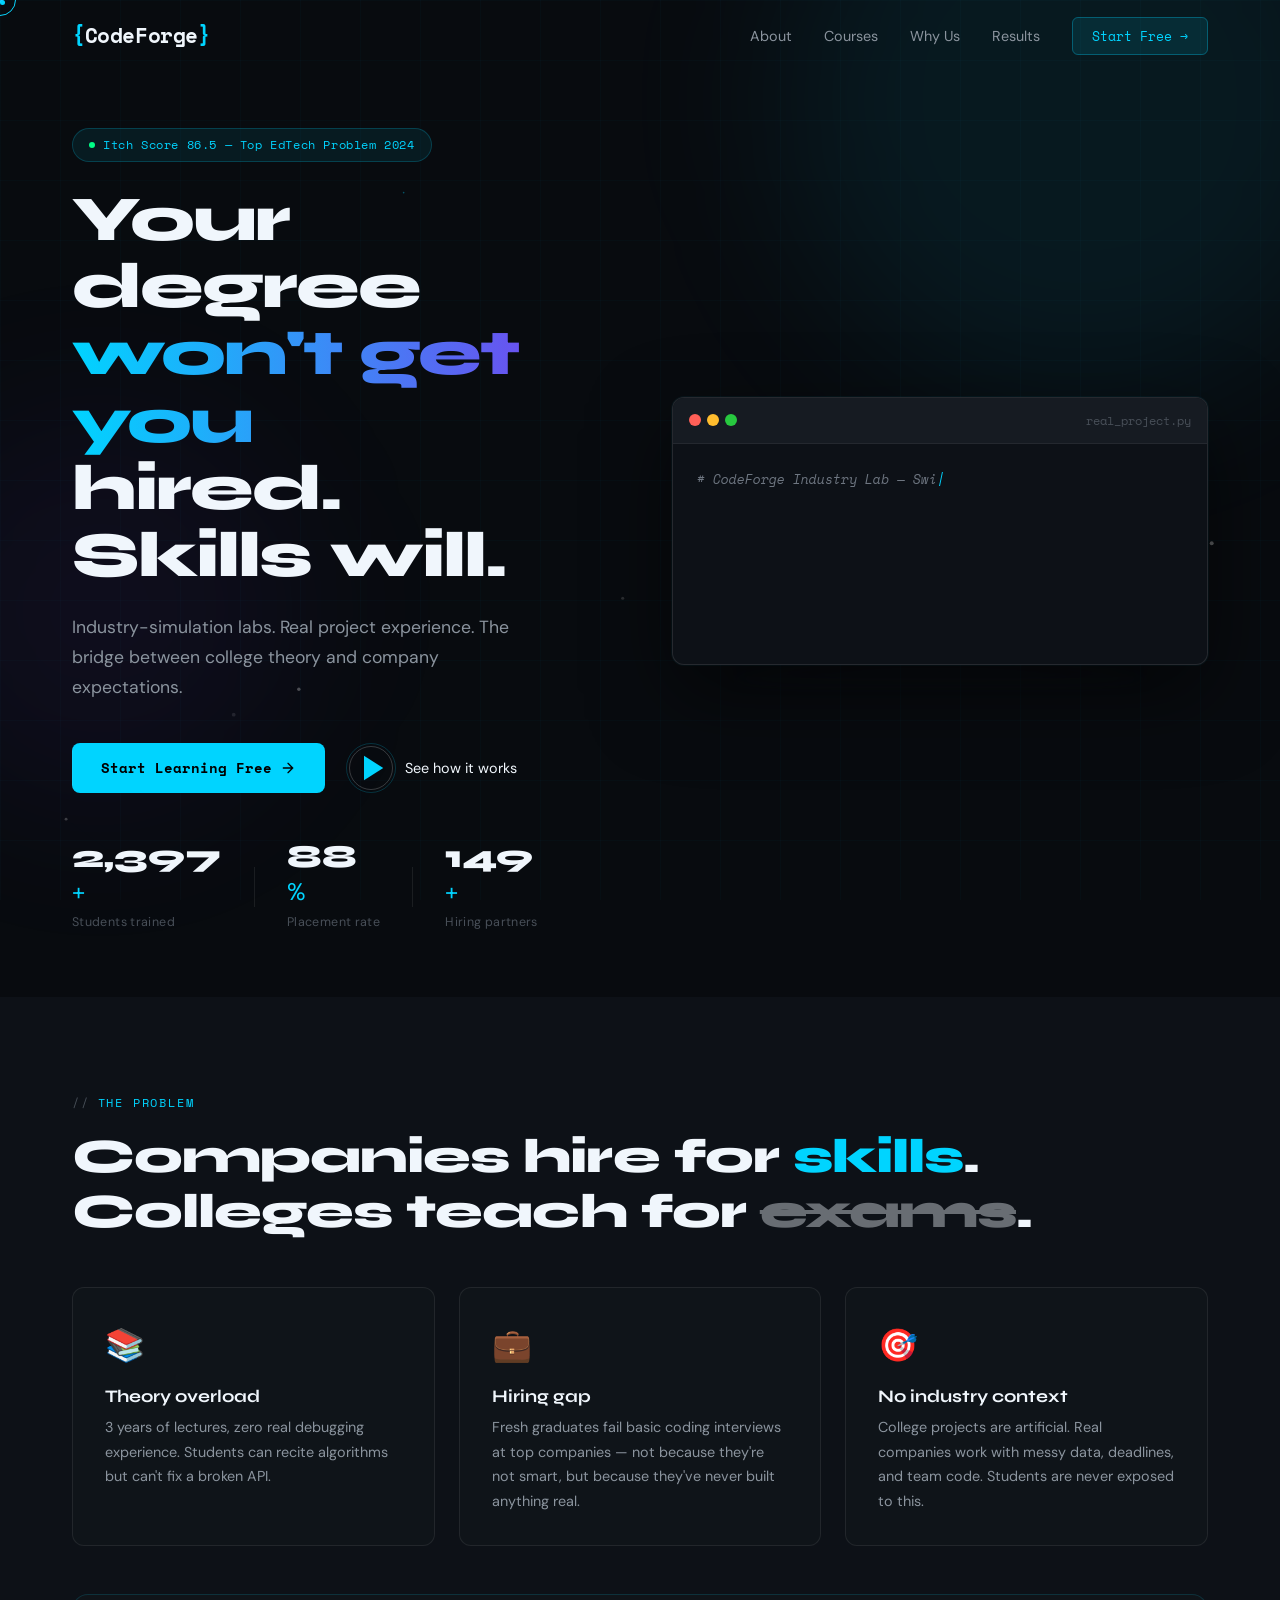
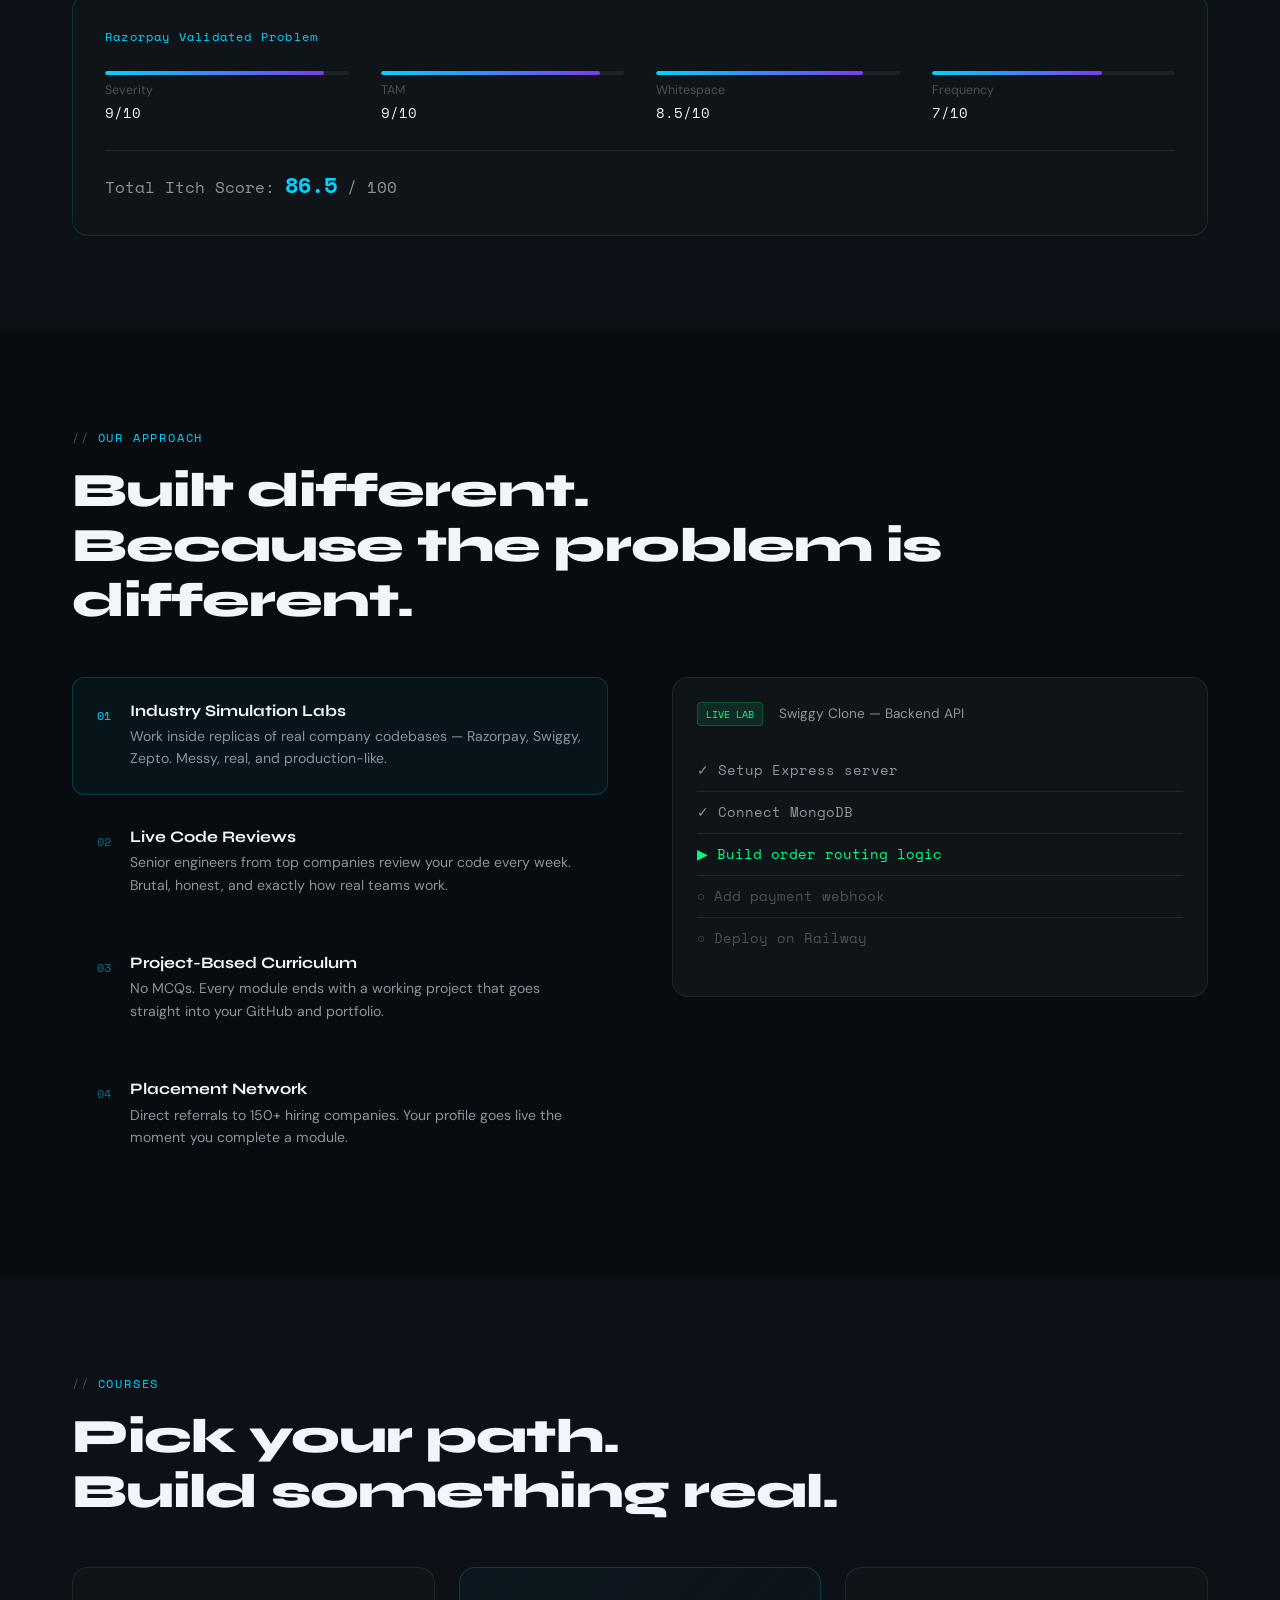
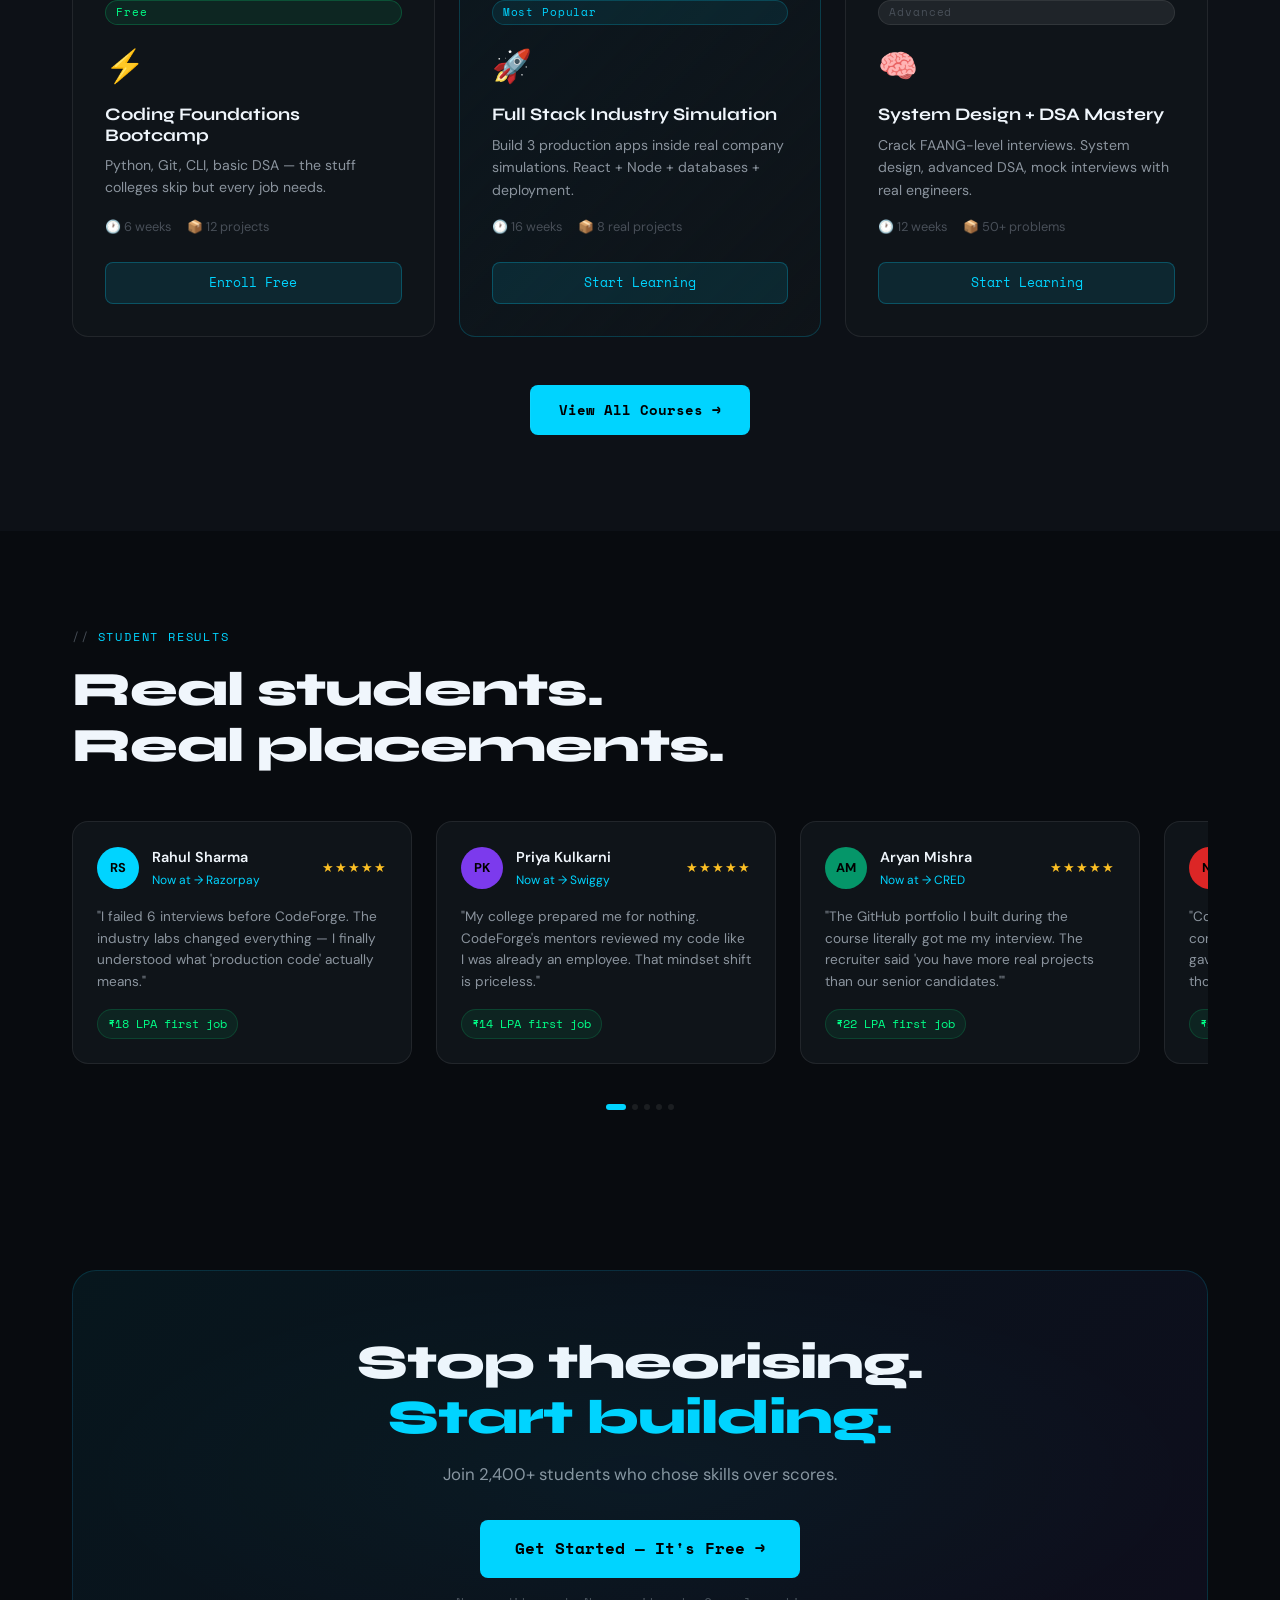
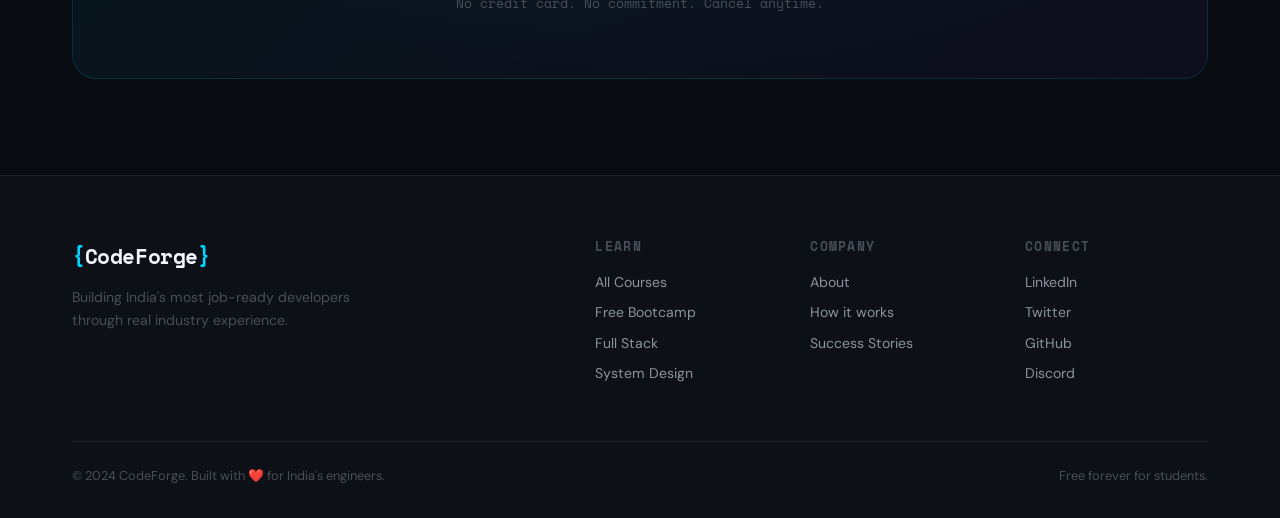
<file: index.html>
<!DOCTYPE html>
<html lang="en">
<head>
  <meta charset="UTF-8" />
  <meta name="viewport" content="width=device-width, initial-scale=1.0"/>
  <title>CodeForge — Real-World Coding Skills</title>
  <link rel="preconnect" href="https://fonts.googleapis.com">
  <link href="https://fonts.googleapis.com/css2?family=Space+Mono:wght@400;700&family=Syne:wght@400;600;700;800&family=DM+Sans:wght@300;400;500&display=swap" rel="stylesheet">
  <link rel="stylesheet" href="codeforge-website/codeforge/css/style.css">
</head>
<body>

<!-- CURSOR -->
<div class="cursor" id="cursor"></div>
<div class="cursor-dot" id="cursorDot"></div>

<!-- NAV -->
<nav id="navbar">
  <div class="nav-inner">
    <a href="index.html" class="logo">
      <span class="logo-bracket">{</span>CodeForge<span class="logo-bracket">}</span>
    </a>
    <ul class="nav-links">
      <li><a href="#about">About</a></li>
      <li><a href="courses.html">Courses</a></li>
      <li><a href="#features">Why Us</a></li>
      <li><a href="#testimonials">Results</a></li>
      <li><a href="courses.html" class="nav-cta">Start Free →</a></li>
    </ul>
    <button class="hamburger" id="hamburger">
      <span></span><span></span><span></span>
    </button>
  </div>
</nav>

<!-- MOBILE MENU -->
<div class="mobile-menu" id="mobileMenu">
  <a href="#about">About</a>
  <a href="courses.html">Courses</a>
  <a href="#features">Why Us</a>
  <a href="#testimonials">Results</a>
  <a href="courses.html" class="mobile-cta">Start Free</a>
</div>

<!-- HERO -->
<section class="hero" id="home">
  <div class="hero-bg">
    <div class="grid-overlay"></div>
    <div class="glow glow-1"></div>
    <div class="glow glow-2"></div>
    <canvas id="particleCanvas"></canvas>
  </div>

  <div class="hero-content">
    <div class="hero-badge reveal">
      <span class="badge-dot"></span>
      Itch Score 86.5 — Top EdTech Problem 2024
    </div>

    <h1 class="hero-title reveal">
      <span class="line">Your degree</span>
      <span class="line accent-line">won't get you</span>
      <span class="line">hired. <span class="glitch" data-text="Skills will.">Skills will.</span></span>
    </h1>

    <p class="hero-sub reveal">
      Industry-simulation labs. Real project experience. 
      The bridge between college theory and company expectations.
    </p>

    <div class="hero-actions reveal">
      <a href="courses.html" class="btn-primary">
        <span>Start Learning Free</span>
        <svg viewBox="0 0 24 24" fill="none"><path d="M5 12h14M12 5l7 7-7 7" stroke="currentColor" stroke-width="2" stroke-linecap="round"/></svg>
      </a>
      <button class="btn-video" id="playVideo">
        <div class="play-ring">
          <svg viewBox="0 0 24 24" fill="currentColor"><path d="M8 5v14l11-7z"/></svg>
        </div>
        <span>See how it works</span>
      </button>
    </div>

    <div class="hero-stats reveal">
      <div class="stat"><span class="stat-num" data-target="2400">0</span><span class="stat-suffix">+</span><span class="stat-label">Students trained</span></div>
      <div class="stat-divider"></div>
      <div class="stat"><span class="stat-num" data-target="89">0</span><span class="stat-suffix">%</span><span class="stat-label">Placement rate</span></div>
      <div class="stat-divider"></div>
      <div class="stat"><span class="stat-num" data-target="150">0</span><span class="stat-suffix">+</span><span class="stat-label">Hiring partners</span></div>
    </div>
  </div>

  <div class="hero-visual reveal">
    <div class="code-window">
      <div class="window-bar">
        <span class="dot red"></span>
        <span class="dot yellow"></span>
        <span class="dot green"></span>
        <span class="window-title">real_project.py</span>
      </div>
      <div class="code-body" id="codeTyper"></div>
    </div>
    <div class="window-reflection"></div>
  </div>
</section>

<!-- VIDEO MODAL -->
<div class="video-modal" id="videoModal">
  <div class="modal-overlay" id="modalOverlay"></div>
  <div class="modal-content">
    <button class="modal-close" id="modalClose">✕</button>
    <div class="video-container">
      <iframe
        src="https://www.youtube.com/embed/dQw4w9WgXcQ?autoplay=0&rel=0"
        id="videoFrame"
        frameborder="0"
        allow="accelerometer; autoplay; clipboard-write; encrypted-media; gyroscope; picture-in-picture"
        allowfullscreen>
      </iframe>
    </div>
  </div>
</div>

<!-- PROBLEM SECTION -->
<section class="problem-section" id="about">
  <div class="container">
    <div class="section-label reveal">The Problem</div>
    <h2 class="section-title reveal">
      Companies hire for <span class="accent">skills</span>.<br>
      Colleges teach for <span class="strike">exams</span>.
    </h2>

    <div class="problem-grid">
      <div class="problem-card reveal" data-delay="0">
        <div class="card-icon">📚</div>
        <h3>Theory overload</h3>
        <p>3 years of lectures, zero real debugging experience. Students can recite algorithms but can't fix a broken API.</p>
      </div>
      <div class="problem-card reveal" data-delay="100">
        <div class="card-icon">💼</div>
        <h3>Hiring gap</h3>
        <p>Fresh graduates fail basic coding interviews at top companies — not because they're not smart, but because they've never built anything real.</p>
      </div>
      <div class="problem-card reveal" data-delay="200">
        <div class="card-icon">🎯</div>
        <h3>No industry context</h3>
        <p>College projects are artificial. Real companies work with messy data, deadlines, and team code. Students are never exposed to this.</p>
      </div>
    </div>

    <div class="itch-score-card reveal">
      <div class="itch-label">Razorpay Validated Problem</div>
      <div class="scores-row">
        <div class="score-item">
          <div class="score-bar"><div class="bar-fill" data-width="90"></div></div>
          <span class="score-name">Severity</span>
          <span class="score-val">9/10</span>
        </div>
        <div class="score-item">
          <div class="score-bar"><div class="bar-fill" data-width="90"></div></div>
          <span class="score-name">TAM</span>
          <span class="score-val">9/10</span>
        </div>
        <div class="score-item">
          <div class="score-bar"><div class="bar-fill" data-width="85"></div></div>
          <span class="score-name">Whitespace</span>
          <span class="score-val">8.5/10</span>
        </div>
        <div class="score-item">
          <div class="score-bar"><div class="bar-fill" data-width="70"></div></div>
          <span class="score-name">Frequency</span>
          <span class="score-val">7/10</span>
        </div>
      </div>
      <div class="itch-total">Total Itch Score: <strong>86.5</strong> / 100</div>
    </div>
  </div>
</section>

<!-- FEATURES -->
<section class="features-section" id="features">
  <div class="container">
    <div class="section-label reveal">Our Approach</div>
    <h2 class="section-title reveal">Built different.<br>Because the problem is different.</h2>

    <div class="features-layout">
      <div class="features-list">
        <div class="feature-item reveal active" data-feature="0">
          <div class="feature-num">01</div>
          <div class="feature-text">
            <h3>Industry Simulation Labs</h3>
            <p>Work inside replicas of real company codebases — Razorpay, Swiggy, Zepto. Messy, real, and production-like.</p>
          </div>
        </div>
        <div class="feature-item reveal" data-feature="1">
          <div class="feature-num">02</div>
          <div class="feature-text">
            <h3>Live Code Reviews</h3>
            <p>Senior engineers from top companies review your code every week. Brutal, honest, and exactly how real teams work.</p>
          </div>
        </div>
        <div class="feature-item reveal" data-feature="2">
          <div class="feature-num">03</div>
          <div class="feature-text">
            <h3>Project-Based Curriculum</h3>
            <p>No MCQs. Every module ends with a working project that goes straight into your GitHub and portfolio.</p>
          </div>
        </div>
        <div class="feature-item reveal" data-feature="3">
          <div class="feature-num">04</div>
          <div class="feature-text">
            <h3>Placement Network</h3>
            <p>Direct referrals to 150+ hiring companies. Your profile goes live the moment you complete a module.</p>
          </div>
        </div>
      </div>
      <div class="feature-visual">
        <div class="feature-screens">
          <div class="fscreen active" id="fscreen-0">
            <div class="fscreen-inner lab">
              <div class="lab-header">
                <span class="lab-tag">LIVE LAB</span>
                <span class="lab-company">Swiggy Clone — Backend API</span>
              </div>
              <div class="lab-tasks">
                <div class="task done">✓ Setup Express server</div>
                <div class="task done">✓ Connect MongoDB</div>
                <div class="task active-task">▶ Build order routing logic</div>
                <div class="task">○ Add payment webhook</div>
                <div class="task">○ Deploy on Railway</div>
              </div>
            </div>
          </div>
          <div class="fscreen" id="fscreen-1">
            <div class="fscreen-inner review">
              <div class="review-header">Code Review — Week 3</div>
              <div class="review-comment">
                <div class="reviewer">Arjun S. (ex-Zepto)</div>
                <p>"Good structure but your SQL query here will break at 10k rows. Add an index on user_id. See line 47."</p>
                <div class="review-line">Line 47: <code>WHERE user_id = ?</code> — missing index</div>
              </div>
            </div>
          </div>
          <div class="fscreen" id="fscreen-2">
            <div class="fscreen-inner project">
              <div class="project-title">Your Portfolio</div>
              <div class="project-cards">
                <div class="proj-card"><span>🛒</span> E-commerce API</div>
                <div class="proj-card"><span>📊</span> Analytics Dashboard</div>
                <div class="proj-card"><span>🔐</span> Auth System</div>
              </div>
              <div class="github-badge">⬡ Pushed to GitHub</div>
            </div>
          </div>
          <div class="fscreen" id="fscreen-3">
            <div class="fscreen-inner placement">
              <div class="placement-title">Your Profile is Live 🚀</div>
              <div class="company-list">
                <div class="co">Razorpay</div>
                <div class="co">Swiggy</div>
                <div class="co">Meesho</div>
                <div class="co">CRED</div>
                <div class="co">Juspay</div>
                <div class="co">+145 more</div>
              </div>
            </div>
          </div>
        </div>
      </div>
    </div>
  </div>
</section>

<!-- COURSES PREVIEW -->
<section class="courses-preview" id="courses-preview">
  <div class="container">
    <div class="section-label reveal">Courses</div>
    <h2 class="section-title reveal">Pick your path.<br>Build something real.</h2>

    <div class="courses-grid">
      <div class="course-card reveal" data-delay="0">
        <div class="course-badge free">Free</div>
        <div class="course-icon">⚡</div>
        <h3>Coding Foundations Bootcamp</h3>
        <p>Python, Git, CLI, basic DSA — the stuff colleges skip but every job needs.</p>
        <div class="course-meta">
          <span>🕐 6 weeks</span>
          <span>📦 12 projects</span>
        </div>
        <a href="courses.html#foundations" class="course-btn">Enroll Free</a>
      </div>
      <div class="course-card reveal featured-course" data-delay="100">
        <div class="course-badge popular">Most Popular</div>
        <div class="course-icon">🚀</div>
        <h3>Full Stack Industry Simulation</h3>
        <p>Build 3 production apps inside real company simulations. React + Node + databases + deployment.</p>
        <div class="course-meta">
          <span>🕐 16 weeks</span>
          <span>📦 8 real projects</span>
        </div>
        <a href="courses.html#fullstack" class="course-btn">Start Learning</a>
      </div>
      <div class="course-card reveal" data-delay="200">
        <div class="course-badge">Advanced</div>
        <div class="course-icon">🧠</div>
        <h3>System Design + DSA Mastery</h3>
        <p>Crack FAANG-level interviews. System design, advanced DSA, mock interviews with real engineers.</p>
        <div class="course-meta">
          <span>🕐 12 weeks</span>
          <span>📦 50+ problems</span>
        </div>
        <a href="courses.html#sysdesign" class="course-btn">Start Learning</a>
      </div>
    </div>

    <div class="courses-cta reveal">
      <a href="courses.html" class="btn-primary">View All Courses →</a>
    </div>
  </div>
</section>

<!-- TESTIMONIALS -->
<section class="testimonials-section" id="testimonials">
  <div class="container">
    <div class="section-label reveal">Student Results</div>
    <h2 class="section-title reveal">Real students.<br>Real placements.</h2>

    <div class="testimonials-track">
      <div class="testimonials-inner" id="testimonialsInner">
        <div class="tcard">
          <div class="tcard-top">
            <div class="tavatar">RS</div>
            <div>
              <div class="tname">Rahul Sharma</div>
              <div class="tcompany">Now at → Razorpay</div>
            </div>
            <div class="tstars">★★★★★</div>
          </div>
          <p>"I failed 6 interviews before CodeForge. The industry labs changed everything — I finally understood what 'production code' actually means."</p>
          <div class="tsalary">₹18 LPA first job</div>
        </div>
        <div class="tcard">
          <div class="tcard-top">
            <div class="tavatar" style="background:#7c3aed">PK</div>
            <div>
              <div class="tname">Priya Kulkarni</div>
              <div class="tcompany">Now at → Swiggy</div>
            </div>
            <div class="tstars">★★★★★</div>
          </div>
          <p>"My college prepared me for nothing. CodeForge's mentors reviewed my code like I was already an employee. That mindset shift is priceless."</p>
          <div class="tsalary">₹14 LPA first job</div>
        </div>
        <div class="tcard">
          <div class="tcard-top">
            <div class="tavatar" style="background:#059669">AM</div>
            <div>
              <div class="tname">Aryan Mishra</div>
              <div class="tcompany">Now at → CRED</div>
            </div>
            <div class="tstars">★★★★★</div>
          </div>
          <p>"The GitHub portfolio I built during the course literally got me my interview. The recruiter said 'you have more real projects than our senior candidates.'"</p>
          <div class="tsalary">₹22 LPA first job</div>
        </div>
        <div class="tcard">
          <div class="tcard-top">
            <div class="tavatar" style="background:#dc2626">NP</div>
            <div>
              <div class="tname">Neha Patil</div>
              <div class="tcompany">Now at → Meesho</div>
            </div>
            <div class="tstars">★★★★★</div>
          </div>
          <p>"Coming from a tier-3 college, I had zero confidence. CodeForge's placement network gave me access to companies I never thought possible."</p>
          <div class="tsalary">₹12 LPA first job</div>
        </div>
        <div class="tcard">
          <div class="tcard-top">
            <div class="tavatar" style="background:#d97706">VR</div>
            <div>
              <div class="tname">Vikram Rao</div>
              <div class="tcompany">Now at → Juspay</div>
            </div>
            <div class="tstars">★★★★★</div>
          </div>
          <p>"The code review sessions are brutal but that's why they work. No bootcamp tells you the truth like CodeForge mentors do."</p>
          <div class="tsalary">₹16 LPA first job</div>
        </div>
      </div>
    </div>
    <div class="testimonial-dots" id="testimonialDots"></div>
  </div>
</section>

<!-- CTA SECTION -->
<section class="cta-section">
  <div class="container">
    <div class="cta-card reveal">
      <div class="cta-glow"></div>
      <h2>Stop theorising.<br><span class="accent">Start building.</span></h2>
      <p>Join 2,400+ students who chose skills over scores.</p>
      <a href="courses.html" class="btn-primary btn-large">Get Started — It's Free →</a>
      <div class="cta-small">No credit card. No commitment. Cancel anytime.</div>
    </div>
  </div>
</section>

<!-- FOOTER -->
<footer>
  <div class="container">
    <div class="footer-top">
      <div class="footer-brand">
        <div class="logo"><span class="logo-bracket">{</span>CodeForge<span class="logo-bracket">}</span></div>
        <p>Building India's most job-ready developers through real industry experience.</p>
      </div>
      <div class="footer-links">
        <div class="footer-col">
          <h4>Learn</h4>
          <a href="courses.html">All Courses</a>
          <a href="courses.html#foundations">Free Bootcamp</a>
          <a href="courses.html#fullstack">Full Stack</a>
          <a href="courses.html#sysdesign">System Design</a>
        </div>
        <div class="footer-col">
          <h4>Company</h4>
          <a href="#about">About</a>
          <a href="#features">How it works</a>
          <a href="#testimonials">Success Stories</a>
        </div>
        <div class="footer-col">
          <h4>Connect</h4>
          <a href="#">LinkedIn</a>
          <a href="#">Twitter</a>
          <a href="#">GitHub</a>
          <a href="#">Discord</a>
        </div>
      </div>
    </div>
    <div class="footer-bottom">
      <span>© 2024 CodeForge. Built with ❤️ for India's engineers.</span>
      <span>Free forever for students.</span>
    </div>
  </div>
</footer>

<script src="codeforge-website/codeforge/js/main.js"></script>
</body>
</html>
</file>
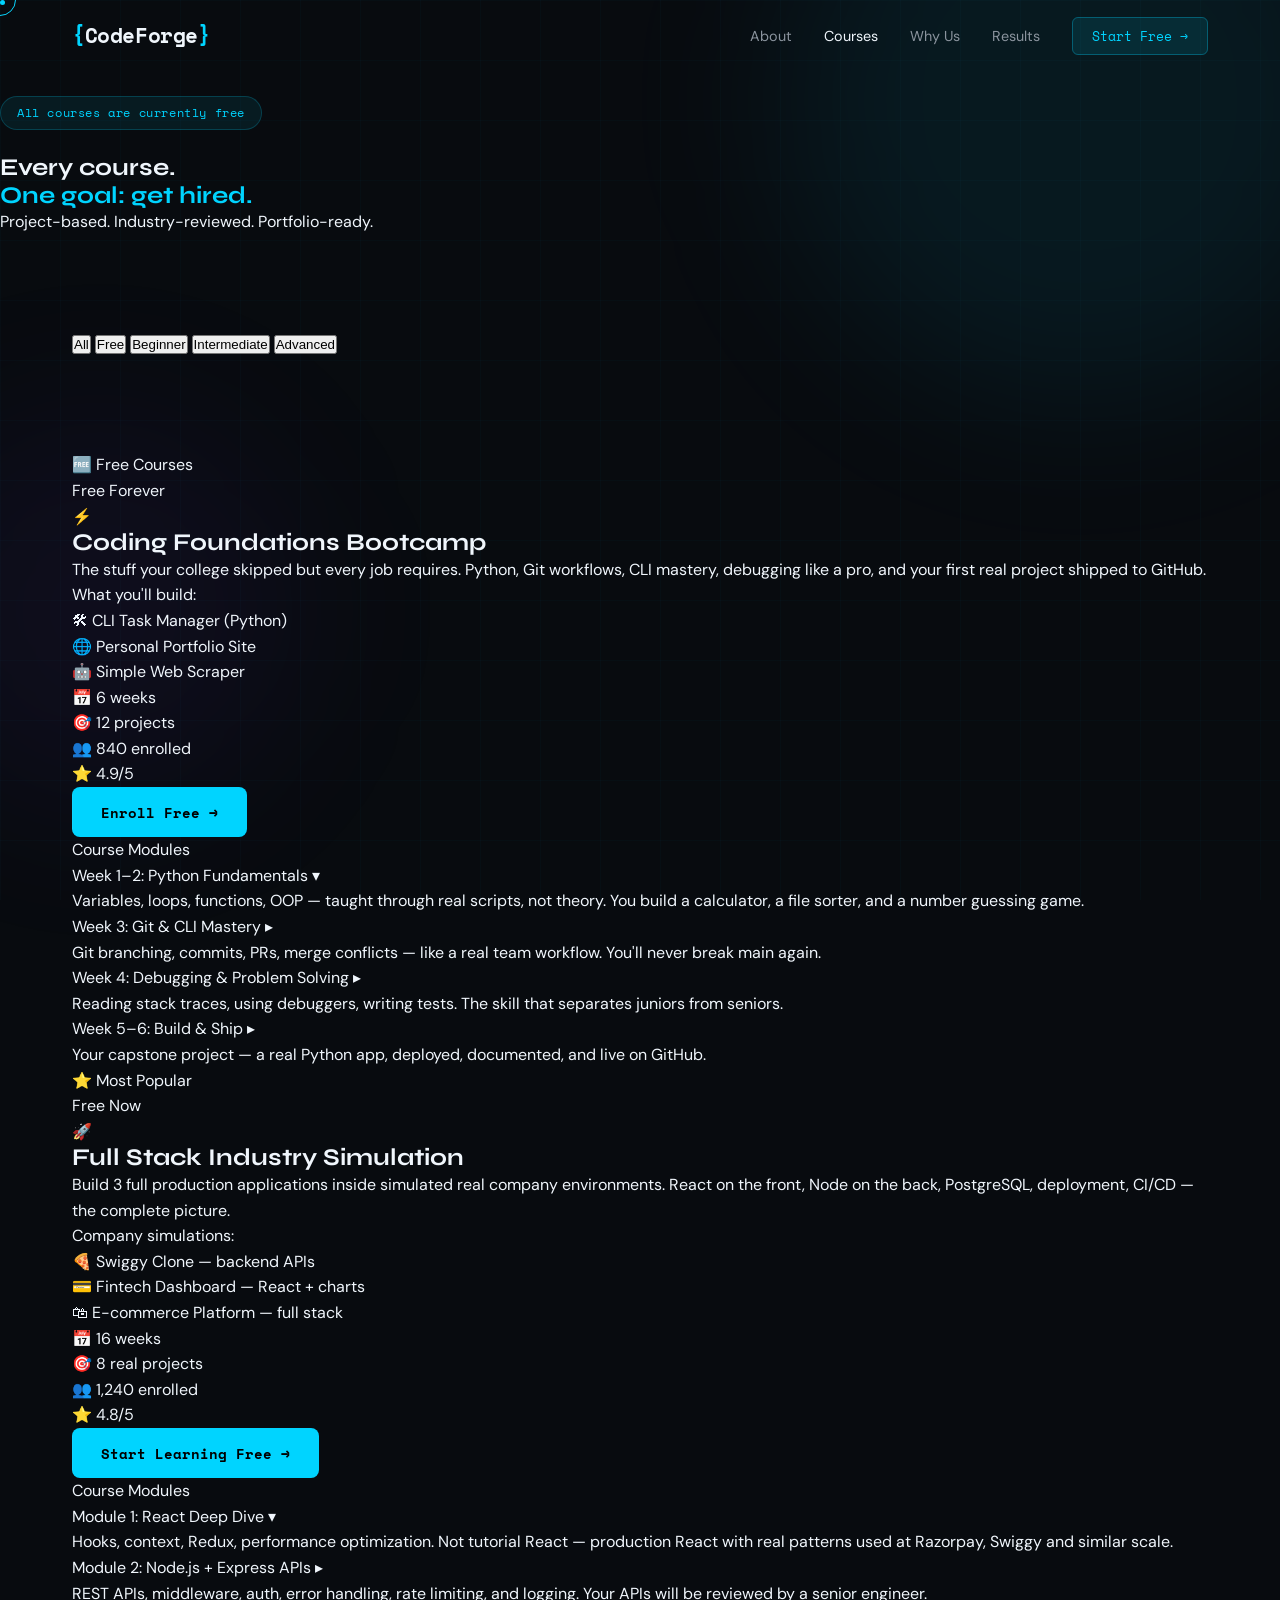
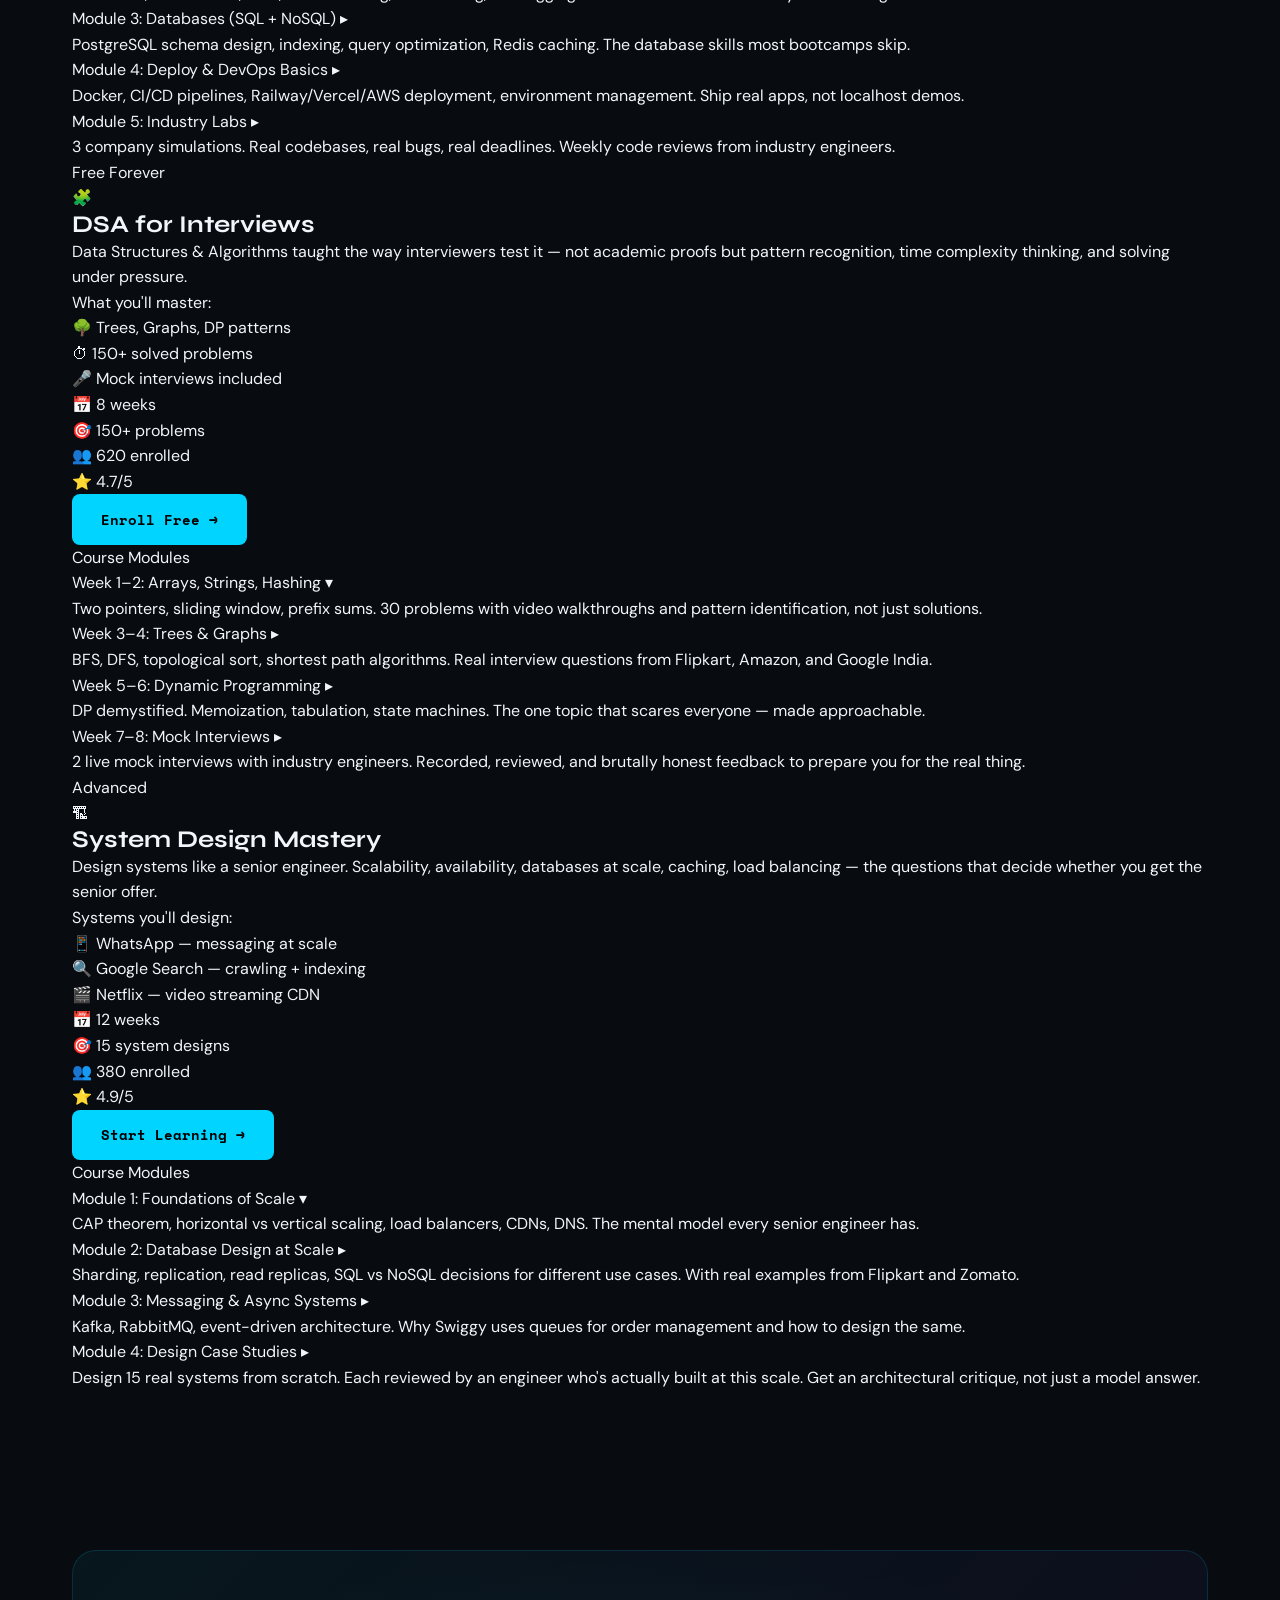
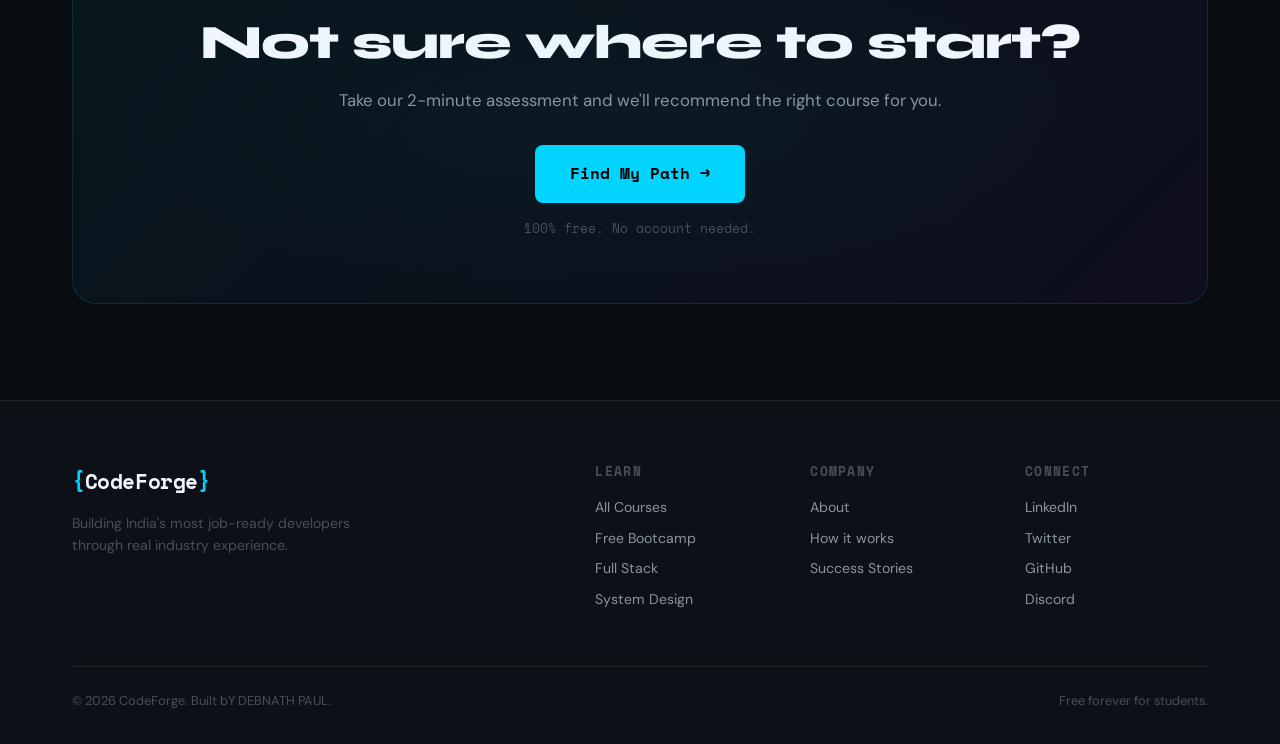
<file: courses.html>
<!DOCTYPE html>
<html lang="en">
<head>
  <meta charset="UTF-8" />
  <meta name="viewport" content="width=device-width, initial-scale=1.0"/>
  <title>Courses — CodeForge</title>
  <link rel="preconnect" href="https://fonts.googleapis.com">
  <link href="https://fonts.googleapis.com/css2?family=Space+Mono:wght@400;700&family=Syne:wght@400;600;700;800&family=DM+Sans:wght@300;400;500&display=swap" rel="stylesheet">
    <link rel="stylesheet" href="codeforge-website/codeforge/css/style.css">
  <link rel="stylesheet" href="codeforge-website/codeforge/css/style.css">
  
</head>
<body>
<div class="cursor" id="cursor"></div>
<div class="cursor-dot" id="cursorDot"></div>

<nav id="navbar">
  <div class="nav-inner">
    <a href="index.html" class="logo">
      <span class="logo-bracket">{</span>CodeForge<span class="logo-bracket">}</span>
    </a>
    <ul class="nav-links">
      <li><a href="index.html#about">About</a></li>
      <li><a href="courses.html" class="active">Courses</a></li>
      <li><a href="index.html#features">Why Us</a></li>
      <li><a href="index.html#testimonials">Results</a></li>
      <li><a href="#" class="nav-cta">Start Free →</a></li>
    </ul>
    <button class="hamburger" id="hamburger">
      <span></span><span></span><span></span>
    </button>
  </div>
</nav>

<div class="mobile-menu" id="mobileMenu">
  <a href="index.html#about">About</a>
  <a href="courses.html">Courses</a>
  <a href="index.html#features">Why Us</a>
  <a href="index.html#testimonials">Results</a>
  <a href="#" class="mobile-cta">Start Free</a>
</div>

<!-- COURSES HERO -->
<section class="courses-hero">
  <div class="hero-bg">
    <div class="grid-overlay"></div>
    <div class="glow glow-1"></div>
    <div class="glow glow-2"></div>
  </div>
  <div class="courses-hero-content">
    <div class="hero-badge reveal">All courses are currently free</div>
    <h1 class="reveal">Every course.<br><span class="accent">One goal: get hired.</span></h1>
    <p class="reveal">Project-based. Industry-reviewed. Portfolio-ready.</p>
  </div>
</section>

<!-- FILTER BAR -->
<div class="filter-bar">
  <div class="container">
    <button class="filter-btn active" data-filter="all">All</button>
    <button class="filter-btn" data-filter="free">Free</button>
    <button class="filter-btn" data-filter="beginner">Beginner</button>
    <button class="filter-btn" data-filter="intermediate">Intermediate</button>
    <button class="filter-btn" data-filter="advanced">Advanced</button>
  </div>
</div>

<!-- ALL COURSES -->
<section class="all-courses" id="foundations">
  <div class="container">

    <div class="courses-section-label reveal">🆓 Free Courses</div>

    <div class="big-courses-grid">

      <!-- COURSE 1 - Free Foundations -->
      <div class="big-course-card reveal" data-category="free beginner" id="foundations">
        <div class="bcc-left">
          <div class="bcc-badge free">Free Forever</div>
          <div class="bcc-icon">⚡</div>
          <h2>Coding Foundations Bootcamp</h2>
          <p>The stuff your college skipped but every job requires. Python, Git workflows, CLI mastery, debugging like a pro, and your first real project shipped to GitHub.</p>

          <div class="curriculum-preview">
            <div class="curr-title">What you'll build:</div>
            <div class="curr-item">🛠 CLI Task Manager (Python)</div>
            <div class="curr-item">🌐 Personal Portfolio Site</div>
            <div class="curr-item">🤖 Simple Web Scraper</div>
          </div>

          <div class="bcc-meta">
            <div class="meta-item"><span>📅</span> 6 weeks</div>
            <div class="meta-item"><span>🎯</span> 12 projects</div>
            <div class="meta-item"><span>👥</span> 840 enrolled</div>
            <div class="meta-item"><span>⭐</span> 4.9/5</div>
          </div>
          <a href="#" class="btn-primary">Enroll Free →</a>
        </div>
        <div class="bcc-right">
          <div class="module-list">
            <div class="module-title">Course Modules</div>
            <div class="module-item open">
              <div class="module-header">
                <span>Week 1–2: Python Fundamentals</span>
                <span class="module-toggle">▾</span>
              </div>
              <div class="module-body">Variables, loops, functions, OOP — taught through real scripts, not theory. You build a calculator, a file sorter, and a number guessing game.</div>
            </div>
            <div class="module-item">
              <div class="module-header">
                <span>Week 3: Git & CLI Mastery</span>
                <span class="module-toggle">▸</span>
              </div>
              <div class="module-body">Git branching, commits, PRs, merge conflicts — like a real team workflow. You'll never break main again.</div>
            </div>
            <div class="module-item">
              <div class="module-header">
                <span>Week 4: Debugging & Problem Solving</span>
                <span class="module-toggle">▸</span>
              </div>
              <div class="module-body">Reading stack traces, using debuggers, writing tests. The skill that separates juniors from seniors.</div>
            </div>
            <div class="module-item">
              <div class="module-header">
                <span>Week 5–6: Build & Ship</span>
                <span class="module-toggle">▸</span>
              </div>
              <div class="module-body">Your capstone project — a real Python app, deployed, documented, and live on GitHub.</div>
            </div>
          </div>
        </div>
      </div>

      <!-- COURSE 2 - Full Stack (Featured) -->
      <div class="big-course-card featured reveal" data-category="intermediate" id="fullstack">
        <div class="popular-banner">⭐ Most Popular</div>
        <div class="bcc-left">
          <div class="bcc-badge popular">Free Now</div>
          <div class="bcc-icon">🚀</div>
          <h2>Full Stack Industry Simulation</h2>
          <p>Build 3 full production applications inside simulated real company environments. React on the front, Node on the back, PostgreSQL, deployment, CI/CD — the complete picture.</p>

          <div class="curriculum-preview">
            <div class="curr-title">Company simulations:</div>
            <div class="curr-item">🍕 Swiggy Clone — backend APIs</div>
            <div class="curr-item">💳 Fintech Dashboard — React + charts</div>
            <div class="curr-item">🛍 E-commerce Platform — full stack</div>
          </div>

          <div class="bcc-meta">
            <div class="meta-item"><span>📅</span> 16 weeks</div>
            <div class="meta-item"><span>🎯</span> 8 real projects</div>
            <div class="meta-item"><span>👥</span> 1,240 enrolled</div>
            <div class="meta-item"><span>⭐</span> 4.8/5</div>
          </div>
          <a href="#" class="btn-primary">Start Learning Free →</a>
        </div>
        <div class="bcc-right">
          <div class="module-list">
            <div class="module-title">Course Modules</div>
            <div class="module-item open">
              <div class="module-header">
                <span>Module 1: React Deep Dive</span>
                <span class="module-toggle">▾</span>
              </div>
              <div class="module-body">Hooks, context, Redux, performance optimization. Not tutorial React — production React with real patterns used at Razorpay, Swiggy and similar scale.</div>
            </div>
            <div class="module-item">
              <div class="module-header">
                <span>Module 2: Node.js + Express APIs</span>
                <span class="module-toggle">▸</span>
              </div>
              <div class="module-body">REST APIs, middleware, auth, error handling, rate limiting, and logging. Your APIs will be reviewed by a senior engineer.</div>
            </div>
            <div class="module-item">
              <div class="module-header">
                <span>Module 3: Databases (SQL + NoSQL)</span>
                <span class="module-toggle">▸</span>
              </div>
              <div class="module-body">PostgreSQL schema design, indexing, query optimization, Redis caching. The database skills most bootcamps skip.</div>
            </div>
            <div class="module-item">
              <div class="module-header">
                <span>Module 4: Deploy & DevOps Basics</span>
                <span class="module-toggle">▸</span>
              </div>
              <div class="module-body">Docker, CI/CD pipelines, Railway/Vercel/AWS deployment, environment management. Ship real apps, not localhost demos.</div>
            </div>
            <div class="module-item">
              <div class="module-header">
                <span>Module 5: Industry Labs</span>
                <span class="module-toggle">▸</span>
              </div>
              <div class="module-body">3 company simulations. Real codebases, real bugs, real deadlines. Weekly code reviews from industry engineers.</div>
            </div>
          </div>
        </div>
      </div>

      <!-- COURSE 3 - DSA -->
      <div class="big-course-card reveal" data-category="intermediate beginner" id="dsa">
        <div class="bcc-left">
          <div class="bcc-badge free">Free Forever</div>
          <div class="bcc-icon">🧩</div>
          <h2>DSA for Interviews</h2>
          <p>Data Structures & Algorithms taught the way interviewers test it — not academic proofs but pattern recognition, time complexity thinking, and solving under pressure.</p>

          <div class="curriculum-preview">
            <div class="curr-title">What you'll master:</div>
            <div class="curr-item">🌳 Trees, Graphs, DP patterns</div>
            <div class="curr-item">⏱ 150+ solved problems</div>
            <div class="curr-item">🎤 Mock interviews included</div>
          </div>

          <div class="bcc-meta">
            <div class="meta-item"><span>📅</span> 8 weeks</div>
            <div class="meta-item"><span>🎯</span> 150+ problems</div>
            <div class="meta-item"><span>👥</span> 620 enrolled</div>
            <div class="meta-item"><span>⭐</span> 4.7/5</div>
          </div>
          <a href="#" class="btn-primary">Enroll Free →</a>
        </div>
        <div class="bcc-right">
          <div class="module-list">
            <div class="module-title">Course Modules</div>
            <div class="module-item open">
              <div class="module-header">
                <span>Week 1–2: Arrays, Strings, Hashing</span>
                <span class="module-toggle">▾</span>
              </div>
              <div class="module-body">Two pointers, sliding window, prefix sums. 30 problems with video walkthroughs and pattern identification, not just solutions.</div>
            </div>
            <div class="module-item">
              <div class="module-header">
                <span>Week 3–4: Trees & Graphs</span>
                <span class="module-toggle">▸</span>
              </div>
              <div class="module-body">BFS, DFS, topological sort, shortest path algorithms. Real interview questions from Flipkart, Amazon, and Google India.</div>
            </div>
            <div class="module-item">
              <div class="module-header">
                <span>Week 5–6: Dynamic Programming</span>
                <span class="module-toggle">▸</span>
              </div>
              <div class="module-body">DP demystified. Memoization, tabulation, state machines. The one topic that scares everyone — made approachable.</div>
            </div>
            <div class="module-item">
              <div class="module-header">
                <span>Week 7–8: Mock Interviews</span>
                <span class="module-toggle">▸</span>
              </div>
              <div class="module-body">2 live mock interviews with industry engineers. Recorded, reviewed, and brutally honest feedback to prepare you for the real thing.</div>
            </div>
          </div>
        </div>
      </div>

      <!-- COURSE 4 - System Design -->
      <div class="big-course-card reveal" data-category="advanced" id="sysdesign">
        <div class="bcc-left">
          <div class="bcc-badge advanced">Advanced</div>
          <div class="bcc-icon">🏗</div>
          <h2>System Design Mastery</h2>
          <p>Design systems like a senior engineer. Scalability, availability, databases at scale, caching, load balancing — the questions that decide whether you get the senior offer.</p>

          <div class="curriculum-preview">
            <div class="curr-title">Systems you'll design:</div>
            <div class="curr-item">📱 WhatsApp — messaging at scale</div>
            <div class="curr-item">🔍 Google Search — crawling + indexing</div>
            <div class="curr-item">🎬 Netflix — video streaming CDN</div>
          </div>

          <div class="bcc-meta">
            <div class="meta-item"><span>📅</span> 12 weeks</div>
            <div class="meta-item"><span>🎯</span> 15 system designs</div>
            <div class="meta-item"><span>👥</span> 380 enrolled</div>
            <div class="meta-item"><span>⭐</span> 4.9/5</div>
          </div>
          <a href="#" class="btn-primary">Start Learning →</a>
        </div>
        <div class="bcc-right">
          <div class="module-list">
            <div class="module-title">Course Modules</div>
            <div class="module-item open">
              <div class="module-header">
                <span>Module 1: Foundations of Scale</span>
                <span class="module-toggle">▾</span>
              </div>
              <div class="module-body">CAP theorem, horizontal vs vertical scaling, load balancers, CDNs, DNS. The mental model every senior engineer has.</div>
            </div>
            <div class="module-item">
              <div class="module-header">
                <span>Module 2: Database Design at Scale</span>
                <span class="module-toggle">▸</span>
              </div>
              <div class="module-body">Sharding, replication, read replicas, SQL vs NoSQL decisions for different use cases. With real examples from Flipkart and Zomato.</div>
            </div>
            <div class="module-item">
              <div class="module-header">
                <span>Module 3: Messaging & Async Systems</span>
                <span class="module-toggle">▸</span>
              </div>
              <div class="module-body">Kafka, RabbitMQ, event-driven architecture. Why Swiggy uses queues for order management and how to design the same.</div>
            </div>
            <div class="module-item">
              <div class="module-header">
                <span>Module 4: Design Case Studies</span>
                <span class="module-toggle">▸</span>
              </div>
              <div class="module-body">Design 15 real systems from scratch. Each reviewed by an engineer who's actually built at this scale. Get an architectural critique, not just a model answer.</div>
            </div>
          </div>
        </div>
      </div>

    </div>
  </div>
</section>

<!-- CTA -->
<section class="cta-section">
  <div class="container">
    <div class="cta-card reveal">
      <div class="cta-glow"></div>
      <h2>Not sure where to start?</h2>
      <p>Take our 2-minute assessment and we'll recommend the right course for you.</p>
      <a href="#" class="btn-primary btn-large">Find My Path →</a>
      <div class="cta-small">100% free. No account needed.</div>
    </div>
  </div>
</section>

<footer>
  <div class="container">
    <div class="footer-top">
      <div class="footer-brand">
        <div class="logo"><span class="logo-bracket">{</span>CodeForge<span class="logo-bracket">}</span></div>
        <p>Building India's most job-ready developers through real industry experience.</p>
      </div>
      <div class="footer-links">
        <div class="footer-col">
          <h4>Learn</h4>
          <a href="courses.html">All Courses</a>
          <a href="#foundations">Free Bootcamp</a>
          <a href="#fullstack">Full Stack</a>
          <a href="#sysdesign">System Design</a>
        </div>
        <div class="footer-col">
          <h4>Company</h4>
          <a href="index.html#about">About</a>
          <a href="index.html#features">How it works</a>
          <a href="index.html#testimonials">Success Stories</a>
        </div>
        <div class="footer-col">
          <h4>Connect</h4>
          <a href="#">LinkedIn</a>
          <a href="#">Twitter</a>
          <a href="#">GitHub</a>
          <a href="#">Discord</a>
        </div>
      </div>
    </div>
    <div class="footer-bottom">
      <span>© 2026 CodeForge. Built bY DEBNATH PAUL.</span>
      <span>Free forever for students.</span>
    </div>
  </div>
</footer>

<script src="codeforge-website/codeforge/js/main.js"></script>
<script src="codeforge-website/codeforge/js/courses.js"></script>
</body>
</html>
</file>
<file: codeforge-website/codeforge/css/style.css>
/* ============================================
   CODEFORGE — MAIN STYLESHEET
   Dark Mode | Modern | Animated
   ============================================ */

:root {
  --bg-primary: #080b0f;
  --bg-secondary: #0d1117;
  --bg-card: #0f1419;
  --bg-card-hover: #141c24;
  --accent: #00d4ff;
  --accent-glow: rgba(0, 212, 255, 0.15);
  --accent-2: #7c3aed;
  --accent-green: #00ff87;
  --text-primary: #f0f6fc;
  --text-secondary: #8b949e;
  --text-muted: #484f58;
  --border: rgba(255,255,255,0.08);
  --border-hover: rgba(0,212,255,0.3);
  --font-display: 'Syne', sans-serif;
  --font-body: 'DM Sans', sans-serif;
  --font-mono: 'Space Mono', monospace;
}

*, *::before, *::after { box-sizing: border-box; margin: 0; padding: 0; }

html { scroll-behavior: smooth; }

body {
  background: var(--bg-primary);
  color: var(--text-primary);
  font-family: var(--font-body);
  font-size: 16px;
  line-height: 1.6;
  overflow-x: hidden;
  cursor: none;
}

/* ===== CUSTOM CURSOR ===== */
.cursor {
  width: 32px; height: 32px;
  border: 1.5px solid var(--accent);
  border-radius: 50%;
  position: fixed; top: 0; left: 0;
  pointer-events: none; z-index: 9999;
  transition: transform 0.1s ease, opacity 0.2s;
  mix-blend-mode: screen;
}
.cursor-dot {
  width: 5px; height: 5px;
  background: var(--accent);
  border-radius: 50%;
  position: fixed; top: 0; left: 0;
  pointer-events: none; z-index: 9999;
  transition: transform 0.05s;
}
body:hover .cursor { opacity: 1; }

/* ===== SCROLLBAR ===== */
::-webkit-scrollbar { width: 4px; }
::-webkit-scrollbar-track { background: var(--bg-primary); }
::-webkit-scrollbar-thumb { background: var(--accent); border-radius: 2px; }

/* ===== SELECTION ===== */
::selection { background: rgba(0,212,255,0.2); color: var(--accent); }

/* ===== TYPOGRAPHY ===== */
h1, h2, h3, h4 { font-family: var(--font-display); line-height: 1.15; }

/* ===== LAYOUT ===== */
.container { max-width: 1200px; margin: 0 auto; padding: 0 2rem; }

/* ===== NAVBAR ===== */
#navbar {
  position: fixed; top: 0; left: 0; right: 0;
  z-index: 1000;
  padding: 1.2rem 0;
  transition: all 0.3s ease;
}
#navbar.scrolled {
  background: rgba(8,11,15,0.92);
  backdrop-filter: blur(16px);
  border-bottom: 1px solid var(--border);
  padding: 0.8rem 0;
}
.nav-inner {
  max-width: 1200px; margin: 0 auto;
  padding: 0 2rem;
  display: flex; align-items: center; gap: 2rem;
}
.logo {
  font-family: var(--font-mono);
  font-size: 1.3rem; font-weight: 700;
  color: var(--text-primary);
  text-decoration: none;
  letter-spacing: -0.02em;
}
.logo-bracket { color: var(--accent); }
.nav-links {
  display: flex; list-style: none; gap: 2rem;
  margin-left: auto; align-items: center;
}
.nav-links a {
  color: var(--text-secondary);
  text-decoration: none; font-size: 0.9rem;
  transition: color 0.2s;
  font-family: var(--font-body);
}
.nav-links a:hover, .nav-links a.active { color: var(--text-primary); }
.nav-cta {
  background: rgba(0,212,255,0.1) !important;
  border: 1px solid rgba(0,212,255,0.3) !important;
  color: var(--accent) !important;
  padding: 0.5rem 1.2rem;
  border-radius: 6px;
  font-family: var(--font-mono) !important;
  font-size: 0.82rem !important;
  transition: background 0.2s, border-color 0.2s !important;
}
.nav-cta:hover {
  background: rgba(0,212,255,0.2) !important;
  border-color: var(--accent) !important;
}
.hamburger {
  display: none; flex-direction: column; gap: 5px;
  background: none; border: none; cursor: pointer;
  margin-left: auto; padding: 4px;
}
.hamburger span {
  display: block; width: 24px; height: 1.5px;
  background: var(--text-secondary);
  transition: all 0.3s;
}
.hamburger.open span:nth-child(1) { transform: translateY(6.5px) rotate(45deg); }
.hamburger.open span:nth-child(2) { opacity: 0; }
.hamburger.open span:nth-child(3) { transform: translateY(-6.5px) rotate(-45deg); }

.mobile-menu {
  position: fixed; top: 0; left: 0; right: 0; bottom: 0;
  background: rgba(8,11,15,0.97);
  z-index: 999;
  display: flex; flex-direction: column;
  align-items: center; justify-content: center;
  gap: 2rem;
  transform: translateX(100%);
  transition: transform 0.4s cubic-bezier(0.7,0,0.3,1);
}
.mobile-menu.open { transform: translateX(0); }
.mobile-menu a {
  font-family: var(--font-display);
  font-size: 2rem; font-weight: 700;
  color: var(--text-secondary); text-decoration: none;
  transition: color 0.2s;
}
.mobile-menu a:hover { color: var(--accent); }
.mobile-cta {
  background: rgba(0,212,255,0.1) !important;
  border: 1px solid rgba(0,212,255,0.3) !important;
  color: var(--accent) !important;
  padding: 0.8rem 2rem !important;
  border-radius: 8px; font-size: 1.2rem !important;
}

/* ===== HERO ===== */
.hero {
  min-height: 100vh;
  display: grid;
  grid-template-columns: 1fr 1fr;
  align-items: center;
  gap: 4rem;
  padding: 8rem 2rem 4rem;
  max-width: 1200px;
  margin: 0 auto;
  position: relative;
}
.hero-bg {
  position: fixed; inset: 0; z-index: -1;
  pointer-events: none;
}
.grid-overlay {
  position: absolute; inset: 0;
  background-image:
    linear-gradient(rgba(0,212,255,0.025) 1px, transparent 1px),
    linear-gradient(90deg, rgba(0,212,255,0.025) 1px, transparent 1px);
  background-size: 60px 60px;
}
.glow {
  position: absolute; border-radius: 50%;
  filter: blur(80px); pointer-events: none;
}
.glow-1 {
  width: 600px; height: 600px;
  background: rgba(0,212,255,0.07);
  top: -200px; right: -100px;
  animation: glowPulse 8s ease-in-out infinite;
}
.glow-2 {
  width: 400px; height: 400px;
  background: rgba(124,58,237,0.06);
  bottom: 10%; left: -100px;
  animation: glowPulse 10s ease-in-out infinite reverse;
}
@keyframes glowPulse {
  0%,100% { opacity: 0.6; transform: scale(1); }
  50% { opacity: 1; transform: scale(1.1); }
}

#particleCanvas {
  position: absolute; inset: 0;
  width: 100%; height: 100%;
}

.hero-badge {
  display: inline-flex; align-items: center; gap: 8px;
  background: rgba(0,212,255,0.08);
  border: 1px solid rgba(0,212,255,0.2);
  color: var(--accent);
  font-family: var(--font-mono); font-size: 0.75rem;
  padding: 0.4rem 1rem; border-radius: 20px;
  margin-bottom: 1.5rem;
  letter-spacing: 0.05em;
}
.badge-dot {
  width: 6px; height: 6px; border-radius: 50%;
  background: var(--accent-green);
  animation: blink 2s ease-in-out infinite;
}
@keyframes blink { 0%,100%{opacity:1} 50%{opacity:0.3} }

.hero-title {
  font-size: clamp(2.8rem, 5vw, 4.2rem);
  font-weight: 800; line-height: 1.05;
  margin-bottom: 1.5rem;
  letter-spacing: -0.03em;
}
.hero-title .line { display: block; }
.accent-line {
  background: linear-gradient(90deg, var(--accent), var(--accent-2));
  -webkit-background-clip: text;
  -webkit-text-fill-color: transparent;
  background-clip: text;
}

/* GLITCH */
.glitch { position: relative; display: inline-block; }
.glitch::before, .glitch::after {
  content: attr(data-text);
  position: absolute; left: 0; top: 0;
  width: 100%; height: 100%;
  opacity: 0;
}
.glitch::before {
  color: var(--accent);
  clip-path: polygon(0 0, 100% 0, 100% 33%, 0 33%);
  animation: glitch1 4s infinite 2s;
}
.glitch::after {
  color: #ff006e;
  clip-path: polygon(0 66%, 100% 66%, 100% 100%, 0 100%);
  animation: glitch2 4s infinite 2s;
}
@keyframes glitch1 {
  0%,94%,100% { opacity:0; transform:none; }
  95% { opacity:0.7; transform: translateX(-3px); }
  97% { opacity:0.7; transform: translateX(3px); }
}
@keyframes glitch2 {
  0%,94%,100% { opacity:0; transform:none; }
  95% { opacity:0.7; transform: translateX(3px); }
  97% { opacity:0.7; transform: translateX(-3px); }
}

.hero-sub {
  font-size: 1.1rem; color: var(--text-secondary);
  max-width: 480px; margin-bottom: 2.5rem;
  line-height: 1.7;
}
.hero-actions {
  display: flex; align-items: center; gap: 1.5rem;
  margin-bottom: 3rem; flex-wrap: wrap;
}

.btn-primary {
  display: inline-flex; align-items: center; gap: 8px;
  background: var(--accent);
  color: #000; font-weight: 600;
  padding: 0.85rem 1.8rem; border-radius: 8px;
  text-decoration: none; font-family: var(--font-mono);
  font-size: 0.9rem; border: none; cursor: pointer;
  transition: transform 0.2s, box-shadow 0.2s;
  white-space: nowrap;
  position: relative; overflow: hidden;
}
.btn-primary::before {
  content: '';
  position: absolute; inset: 0;
  background: rgba(255,255,255,0.15);
  transform: translateX(-100%);
  transition: transform 0.3s ease;
}
.btn-primary:hover::before { transform: translateX(100%); }
.btn-primary:hover {
  transform: translateY(-2px);
  box-shadow: 0 8px 30px rgba(0,212,255,0.35);
}
.btn-primary svg { width: 16px; height: 16px; }
.btn-large { padding: 1rem 2.2rem; font-size: 1rem; }

.btn-video {
  display: inline-flex; align-items: center; gap: 12px;
  background: none; border: none; cursor: pointer;
  color: var(--text-primary); font-family: var(--font-body);
  font-size: 0.9rem;
}
.play-ring {
  width: 44px; height: 44px; border-radius: 50%;
  border: 1.5px solid rgba(255,255,255,0.2);
  display: flex; align-items: center; justify-content: center;
  color: var(--accent); font-size: 0.8rem;
  transition: border-color 0.2s, transform 0.2s;
  position: relative;
}
.play-ring::before {
  content: '';
  position: absolute; inset: -4px; border-radius: 50%;
  border: 1px solid rgba(0,212,255,0.2);
  animation: ripple 2s ease-out infinite;
}
@keyframes ripple {
  0% { transform: scale(1); opacity: 0.6; }
  100% { transform: scale(1.5); opacity: 0; }
}
.btn-video:hover .play-ring {
  border-color: var(--accent);
  transform: scale(1.05);
}

.hero-stats {
  display: flex; align-items: center; gap: 2rem;
}
.stat { display: flex; flex-direction: column; }
.stat-num {
  font-family: var(--font-display); font-size: 2rem; font-weight: 800;
  color: var(--text-primary); line-height: 1;
}
.stat-suffix { display: inline; font-size: 1.5rem; color: var(--accent); }
.stat-label { font-size: 0.78rem; color: var(--text-muted); margin-top: 2px; letter-spacing: 0.03em; }
.stat-divider { width: 1px; height: 40px; background: var(--border); }

/* CODE WINDOW */
.hero-visual { position: relative; }
.code-window {
  background: #0d1117;
  border: 1px solid rgba(255,255,255,0.1);
  border-radius: 12px;
  overflow: hidden;
  box-shadow: 0 30px 80px rgba(0,0,0,0.5), 0 0 0 1px rgba(0,212,255,0.05);
  position: relative; z-index: 1;
}
.window-bar {
  background: #161b22;
  padding: 0.8rem 1rem;
  display: flex; align-items: center; gap: 6px;
  border-bottom: 1px solid rgba(255,255,255,0.06);
}
.window-bar .dot {
  width: 12px; height: 12px; border-radius: 50%;
}
.dot.red { background: #ff5f57; }
.dot.yellow { background: #ffbd2e; }
.dot.green { background: #27c93f; }
.window-title {
  margin-left: auto; font-family: var(--font-mono);
  font-size: 0.75rem; color: var(--text-muted);
}
.code-body {
  padding: 1.5rem;
  font-family: var(--font-mono);
  font-size: 0.82rem;
  line-height: 1.8;
  min-height: 220px;
  color: #e2e8f0;
}
.code-keyword { color: #ff7b72; }
.code-string { color: #a5d6ff; }
.code-comment { color: #6e7681; font-style: italic; }
.code-func { color: #d2a8ff; }
.code-var { color: #79c0ff; }
.code-accent { color: var(--accent-green); }
.window-reflection {
  position: absolute; bottom: -30px; left: 10%; right: 10%;
  height: 30px;
  background: linear-gradient(to bottom, rgba(13,17,23,0.4), transparent);
  filter: blur(8px);
  border-radius: 50%;
}

/* VIDEO MODAL */
.video-modal {
  position: fixed; inset: 0; z-index: 9000;
  display: none; align-items: center; justify-content: center;
}
.video-modal.open { display: flex; }
.modal-overlay {
  position: absolute; inset: 0;
  background: rgba(0,0,0,0.85);
  backdrop-filter: blur(8px);
}
.modal-content {
  position: relative; z-index: 1;
  width: min(860px, 90vw);
  animation: modalIn 0.3s ease;
}
@keyframes modalIn {
  from { opacity:0; transform: scale(0.9); }
  to { opacity:1; transform: scale(1); }
}
.modal-close {
  position: absolute; top: -40px; right: 0;
  background: none; border: none; color: white;
  font-size: 1.2rem; cursor: pointer; opacity: 0.7;
}
.modal-close:hover { opacity: 1; }
.video-container {
  position: relative; padding-bottom: 56.25%;
  border-radius: 12px; overflow: hidden;
  background: #000;
}
.video-container iframe {
  position: absolute; inset: 0;
  width: 100%; height: 100%;
}

/* ===== SECTIONS ===== */
section { padding: 6rem 0; }
.section-label {
  font-family: var(--font-mono); font-size: 0.75rem;
  color: var(--accent); letter-spacing: 0.15em;
  text-transform: uppercase;
  margin-bottom: 1rem;
  display: flex; align-items: center; gap: 0.5rem;
}
.section-label::before {
  content: '//'; color: var(--text-muted);
}
.section-title {
  font-size: clamp(2rem, 4vw, 3rem);
  font-weight: 800; margin-bottom: 3rem;
  letter-spacing: -0.02em; line-height: 1.15;
}
.accent { color: var(--accent); }
.strike { text-decoration: line-through; opacity: 0.4; }

/* ===== REVEAL ANIMATION ===== */
.reveal {
  opacity: 0;
  transform: translateY(30px);
  transition: opacity 0.7s ease, transform 0.7s ease;
}
.reveal.visible {
  opacity: 1;
  transform: translateY(0);
}
[data-delay="100"] { transition-delay: 0.1s; }
[data-delay="200"] { transition-delay: 0.2s; }
[data-delay="300"] { transition-delay: 0.3s; }

/* ===== PROBLEM SECTION ===== */
.problem-section { background: var(--bg-secondary); }
.problem-grid {
  display: grid; grid-template-columns: repeat(3, 1fr); gap: 1.5rem;
  margin-bottom: 3rem;
}
.problem-card {
  background: var(--bg-card);
  border: 1px solid var(--border);
  border-radius: 12px; padding: 2rem;
  transition: border-color 0.3s, transform 0.3s;
}
.problem-card:hover {
  border-color: var(--border-hover);
  transform: translateY(-4px);
}
.card-icon { font-size: 2rem; margin-bottom: 1rem; }
.problem-card h3 {
  font-size: 1.1rem; font-weight: 700;
  margin-bottom: 0.5rem; font-family: var(--font-display);
}
.problem-card p { color: var(--text-secondary); font-size: 0.9rem; line-height: 1.7; }

.itch-score-card {
  background: var(--bg-card);
  border: 1px solid rgba(0,212,255,0.15);
  border-radius: 16px; padding: 2rem;
}
.itch-label {
  font-family: var(--font-mono); font-size: 0.75rem;
  color: var(--accent); margin-bottom: 1.5rem;
  letter-spacing: 0.1em;
}
.scores-row { display: flex; gap: 2rem; margin-bottom: 1.5rem; flex-wrap: wrap; }
.score-item { flex: 1; min-width: 120px; }
.score-bar {
  height: 4px; background: rgba(255,255,255,0.06);
  border-radius: 2px; margin-bottom: 6px;
  overflow: hidden;
}
.bar-fill {
  height: 100%; background: linear-gradient(90deg, var(--accent), var(--accent-2));
  border-radius: 2px; width: 0;
  transition: width 1.5s cubic-bezier(0.4, 0, 0.2, 1);
}
.score-name { font-size: 0.78rem; color: var(--text-muted); display: block; }
.score-val { font-family: var(--font-mono); font-size: 0.85rem; color: var(--text-primary); }
.itch-total {
  font-family: var(--font-mono); font-size: 1rem;
  color: var(--text-secondary); border-top: 1px solid var(--border);
  padding-top: 1rem;
}
.itch-total strong { color: var(--accent); font-size: 1.4rem; }

/* ===== FEATURES ===== */
.features-layout {
  display: grid; grid-template-columns: 1fr 1fr; gap: 4rem;
  align-items: start;
}
.feature-item {
  padding: 1.5rem; border-radius: 12px;
  border: 1px solid transparent;
  cursor: pointer; transition: all 0.3s;
  display: flex; gap: 1.2rem; align-items: flex-start;
  margin-bottom: 0.5rem;
}
.feature-item:hover { border-color: var(--border); }
.feature-item.active {
  background: rgba(0,212,255,0.05);
  border-color: rgba(0,212,255,0.2);
}
.feature-num {
  font-family: var(--font-mono); font-size: 0.75rem;
  color: var(--accent); opacity: 0.5;
  padding-top: 4px; flex-shrink: 0;
}
.feature-item.active .feature-num { opacity: 1; }
.feature-text h3 {
  font-size: 1rem; font-weight: 700; margin-bottom: 0.3rem;
  font-family: var(--font-display);
}
.feature-text p { font-size: 0.88rem; color: var(--text-secondary); line-height: 1.6; }

.feature-visual { position: sticky; top: 100px; }
.feature-screens { position: relative; min-height: 320px; }
.fscreen {
  position: absolute; inset: 0;
  opacity: 0; transform: translateY(10px);
  transition: opacity 0.4s ease, transform 0.4s ease;
  pointer-events: none;
}
.fscreen.active { opacity: 1; transform: translateY(0); pointer-events: all; }
.fscreen-inner {
  background: var(--bg-card);
  border: 1px solid var(--border);
  border-radius: 16px; padding: 1.5rem;
  height: 100%;
}

.lab-header { display: flex; align-items: center; gap: 1rem; margin-bottom: 1.5rem; }
.lab-tag {
  font-family: var(--font-mono); font-size: 0.65rem;
  background: rgba(0,255,135,0.1); color: var(--accent-green);
  padding: 3px 8px; border-radius: 4px; border: 1px solid rgba(0,255,135,0.2);
  animation: blink 2s infinite;
}
.lab-company { font-size: 0.85rem; color: var(--text-secondary); }
.task {
  padding: 0.6rem 0; font-size: 0.85rem;
  border-bottom: 1px solid var(--border);
  color: var(--text-muted); font-family: var(--font-mono);
}
.task.done { color: var(--text-secondary); }
.task.active-task { color: var(--accent-green); }
.task:last-child { border-bottom: none; }

.review-header { font-family: var(--font-mono); font-size: 0.8rem; color: var(--accent); margin-bottom: 1rem; }
.reviewer { font-size: 0.8rem; font-weight: 600; color: var(--text-primary); margin-bottom: 0.5rem; }
.review-comment p { font-size: 0.85rem; color: var(--text-secondary); margin-bottom: 0.8rem; line-height: 1.6; }
.review-line { font-family: var(--font-mono); font-size: 0.75rem; color: #ff7b72; background: rgba(255,123,114,0.08); padding: 0.4rem 0.8rem; border-radius: 4px; }
.review-line code { color: var(--accent); }

.project-title { font-weight: 700; margin-bottom: 1rem; font-family: var(--font-display); }
.project-cards { display: flex; flex-direction: column; gap: 0.5rem; margin-bottom: 1rem; }
.proj-card { background: rgba(255,255,255,0.04); border: 1px solid var(--border); border-radius: 8px; padding: 0.5rem 0.8rem; font-size: 0.82rem; display: flex; align-items: center; gap: 0.5rem; }
.github-badge { font-family: var(--font-mono); font-size: 0.75rem; color: var(--accent-green); background: rgba(0,255,135,0.08); padding: 0.3rem 0.8rem; border-radius: 20px; display: inline-block; border: 1px solid rgba(0,255,135,0.15); }

.placement-title { font-weight: 700; margin-bottom: 1rem; font-family: var(--font-display); }
.company-list { display: flex; flex-wrap: wrap; gap: 0.5rem; }
.co { background: rgba(255,255,255,0.05); border: 1px solid var(--border); border-radius: 20px; padding: 4px 12px; font-size: 0.8rem; }

/* ===== COURSES PREVIEW ===== */
.courses-preview { background: var(--bg-secondary); }
.courses-grid { display: grid; grid-template-columns: repeat(3,1fr); gap: 1.5rem; margin-bottom: 3rem; }
.course-card {
  background: var(--bg-card);
  border: 1px solid var(--border); border-radius: 16px;
  padding: 2rem; position: relative;
  transition: border-color 0.3s, transform 0.3s;
  display: flex; flex-direction: column;
}
.course-card:hover { border-color: var(--border-hover); transform: translateY(-4px); }
.featured-course {
  border-color: rgba(0,212,255,0.2);
  background: linear-gradient(135deg, rgba(0,212,255,0.03), var(--bg-card));
}
.course-badge {
  display: inline-block; font-family: var(--font-mono);
  font-size: 0.68rem; letter-spacing: 0.08em;
  padding: 3px 10px; border-radius: 20px;
  margin-bottom: 1rem;
  background: rgba(255,255,255,0.07); color: var(--text-muted);
  border: 1px solid var(--border);
}
.course-badge.free { background: rgba(0,255,135,0.08); color: var(--accent-green); border-color: rgba(0,255,135,0.2); }
.course-badge.popular { background: rgba(0,212,255,0.08); color: var(--accent); border-color: rgba(0,212,255,0.2); }
.course-icon { font-size: 2rem; margin-bottom: 0.8rem; }
.course-card h3 { font-size: 1.1rem; font-weight: 700; margin-bottom: 0.5rem; font-family: var(--font-display); }
.course-card p { font-size: 0.88rem; color: var(--text-secondary); line-height: 1.6; margin-bottom: 1rem; flex: 1; }
.course-meta { display: flex; gap: 1rem; margin-bottom: 1.5rem; }
.course-meta span { font-size: 0.8rem; color: var(--text-muted); }
.course-btn {
  display: inline-block; text-align: center;
  background: rgba(0,212,255,0.1);
  border: 1px solid rgba(0,212,255,0.25);
  color: var(--accent); padding: 0.6rem 1.2rem;
  border-radius: 8px; text-decoration: none;
  font-family: var(--font-mono); font-size: 0.82rem;
  transition: background 0.2s;
}
.course-btn:hover { background: rgba(0,212,255,0.2); }
.courses-cta { text-align: center; }

/* ===== TESTIMONIALS ===== */
.testimonials-track { overflow: hidden; margin: 0 -2rem; padding: 0 2rem; }
.testimonials-inner {
  display: flex; gap: 1.5rem;
  overflow-x: auto; scroll-snap-type: x mandatory;
  -webkit-overflow-scrolling: touch;
  scrollbar-width: none; padding-bottom: 1rem;
  scroll-behavior: smooth;
}
.testimonials-inner::-webkit-scrollbar { display: none; }
.tcard {
  min-width: 320px; max-width: 340px;
  background: var(--bg-card);
  border: 1px solid var(--border); border-radius: 16px;
  padding: 1.5rem; scroll-snap-align: start;
  flex-shrink: 0;
  transition: border-color 0.3s;
}
.tcard:hover { border-color: rgba(0,212,255,0.2); }
.tcard-top { display: flex; align-items: center; gap: 0.8rem; margin-bottom: 1rem; }
.tavatar {
  width: 42px; height: 42px; border-radius: 50%;
  background: var(--accent); color: #000;
  display: flex; align-items: center; justify-content: center;
  font-weight: 700; font-size: 0.8rem; flex-shrink: 0;
}
.tname { font-weight: 600; font-size: 0.9rem; }
.tcompany { font-size: 0.75rem; color: var(--accent); margin-top: 2px; }
.tstars { margin-left: auto; color: #fbbf24; font-size: 0.8rem; letter-spacing: 1px; }
.tcard p { font-size: 0.85rem; color: var(--text-secondary); line-height: 1.6; margin-bottom: 1rem; }
.tsalary {
  font-family: var(--font-mono); font-size: 0.78rem;
  color: var(--accent-green); background: rgba(0,255,135,0.07);
  padding: 4px 10px; border-radius: 20px; display: inline-block;
  border: 1px solid rgba(0,255,135,0.15);
}
.testimonial-dots { display: flex; justify-content: center; gap: 6px; margin-top: 1.5rem; }
.tdot {
  width: 6px; height: 6px; border-radius: 50%;
  background: var(--border); cursor: pointer; transition: background 0.2s;
  border: none;
}
.tdot.active { background: var(--accent); width: 20px; border-radius: 3px; }

/* ===== CTA SECTION ===== */
.cta-section { padding: 4rem 0 6rem; }
.cta-card {
  background: linear-gradient(135deg, rgba(0,212,255,0.06), rgba(124,58,237,0.06));
  border: 1px solid rgba(0,212,255,0.15);
  border-radius: 24px; padding: 4rem;
  text-align: center; position: relative; overflow: hidden;
}
.cta-glow {
  position: absolute; inset: 0;
  background: radial-gradient(ellipse at center, rgba(0,212,255,0.04), transparent 70%);
  pointer-events: none;
}
.cta-card h2 {
  font-size: clamp(2rem, 4vw, 3rem);
  font-weight: 800; margin-bottom: 1rem;
  letter-spacing: -0.02em;
}
.cta-card p { color: var(--text-secondary); margin-bottom: 2rem; font-size: 1.05rem; }
.cta-small { font-size: 0.8rem; color: var(--text-muted); margin-top: 1rem; font-family: var(--font-mono); }

/* ===== FOOTER ===== */
footer {
  background: var(--bg-secondary);
  border-top: 1px solid var(--border);
  padding: 4rem 0 2rem;
}
.footer-top { display: grid; grid-template-columns: 1.5fr 2fr; gap: 4rem; margin-bottom: 3rem; }
.footer-brand .logo { margin-bottom: 0.8rem; display: inline-block; }
.footer-brand p { font-size: 0.88rem; color: var(--text-muted); max-width: 300px; line-height: 1.6; }
.footer-links { display: grid; grid-template-columns: repeat(3,1fr); gap: 2rem; }
.footer-col h4 { font-size: 0.8rem; letter-spacing: 0.1em; color: var(--text-muted); text-transform: uppercase; font-family: var(--font-mono); margin-bottom: 1rem; }
.footer-col a { display: block; color: var(--text-secondary); text-decoration: none; font-size: 0.88rem; margin-bottom: 0.5rem; transition: color 0.2s; }
.footer-col a:hover { color: var(--accent); }
.footer-bottom { display: flex; justify-content: space-between; align-items: center; border-top: 1px solid var(--border); padding-top: 1.5rem; font-size: 0.8rem; color: var(--text-muted); flex-wrap: wrap; gap: 1rem; }

/* ===== RESPONSIVE ===== */
@media (max-width: 900px) {
  .hero {
    grid-template-columns: 1fr;
    padding: 7rem 1.5rem 3rem;
    gap: 3rem;
  }
  .hero-visual { display: none; }
  .problem-grid { grid-template-columns: 1fr; }
  .features-layout { grid-template-columns: 1fr; }
  .feature-visual { display: none; }
  .courses-grid { grid-template-columns: 1fr; }
  .nav-links { display: none; }
  .hamburger { display: flex; }
  .footer-top { grid-template-columns: 1fr; gap: 2rem; }
  .footer-links { grid-template-columns: repeat(2,1fr); }
  .scores-row { gap: 1rem; }
  .hero-stats { gap: 1.5rem; }
  .tcard { min-width: 280px; }
}

@media (max-width: 600px) {
  .hero-title { font-size: 2.4rem; }
  .section-title { font-size: 1.8rem; }
  .cta-card { padding: 2rem 1.5rem; }
  .footer-links { grid-template-columns: 1fr; }
  .hero-stats { flex-wrap: wrap; }
}
</file>
